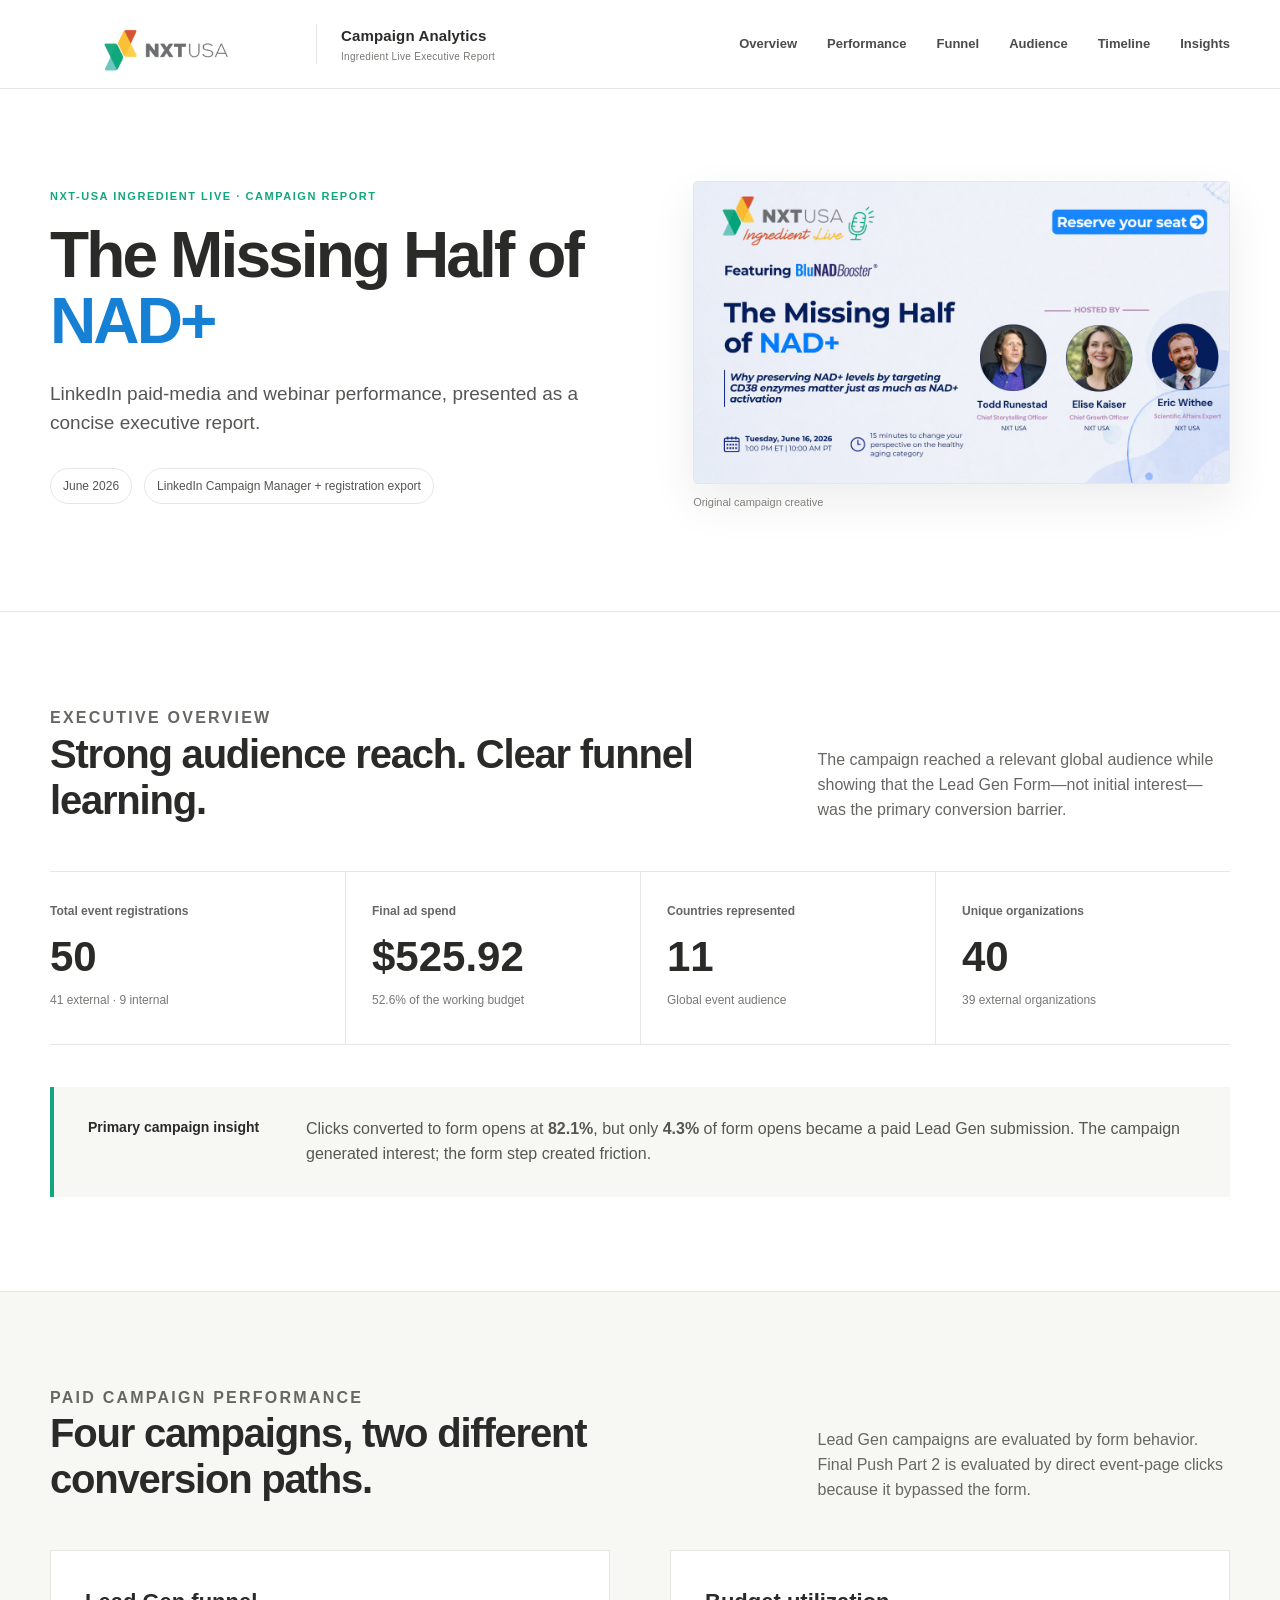
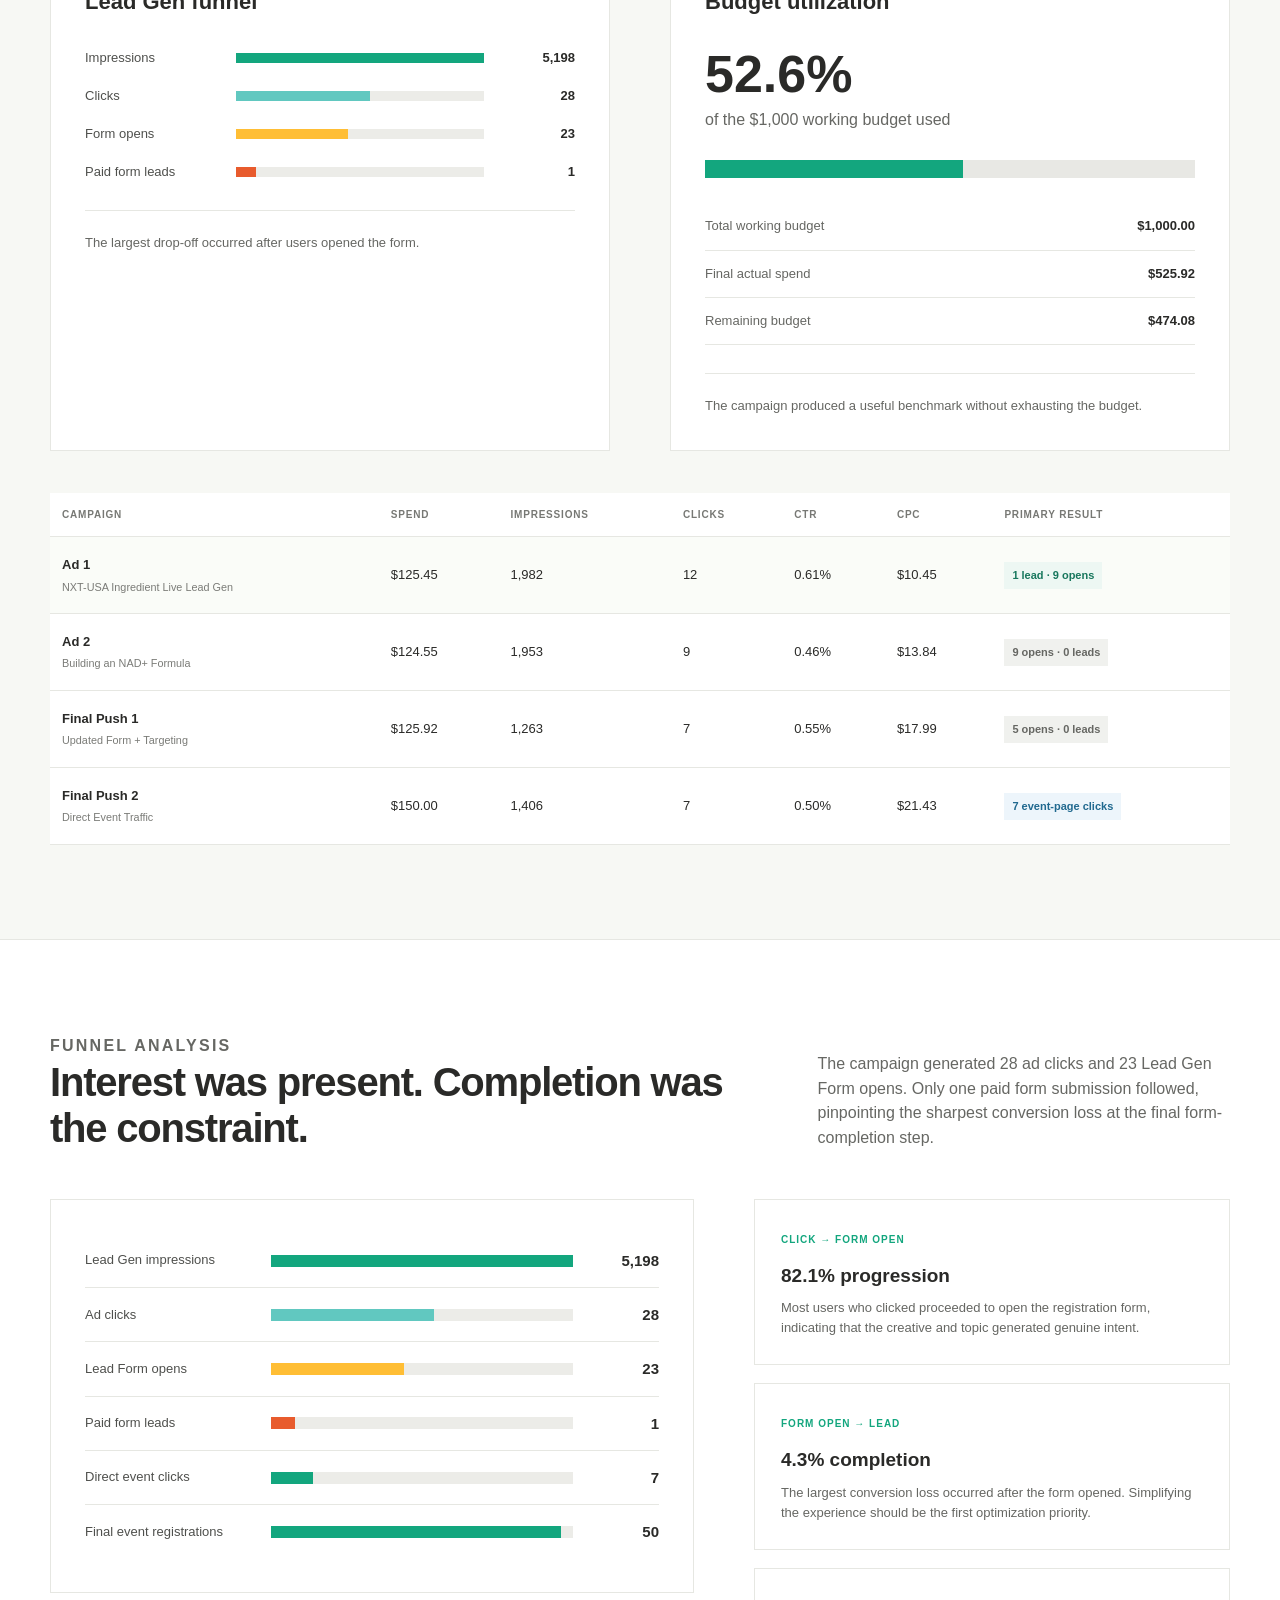
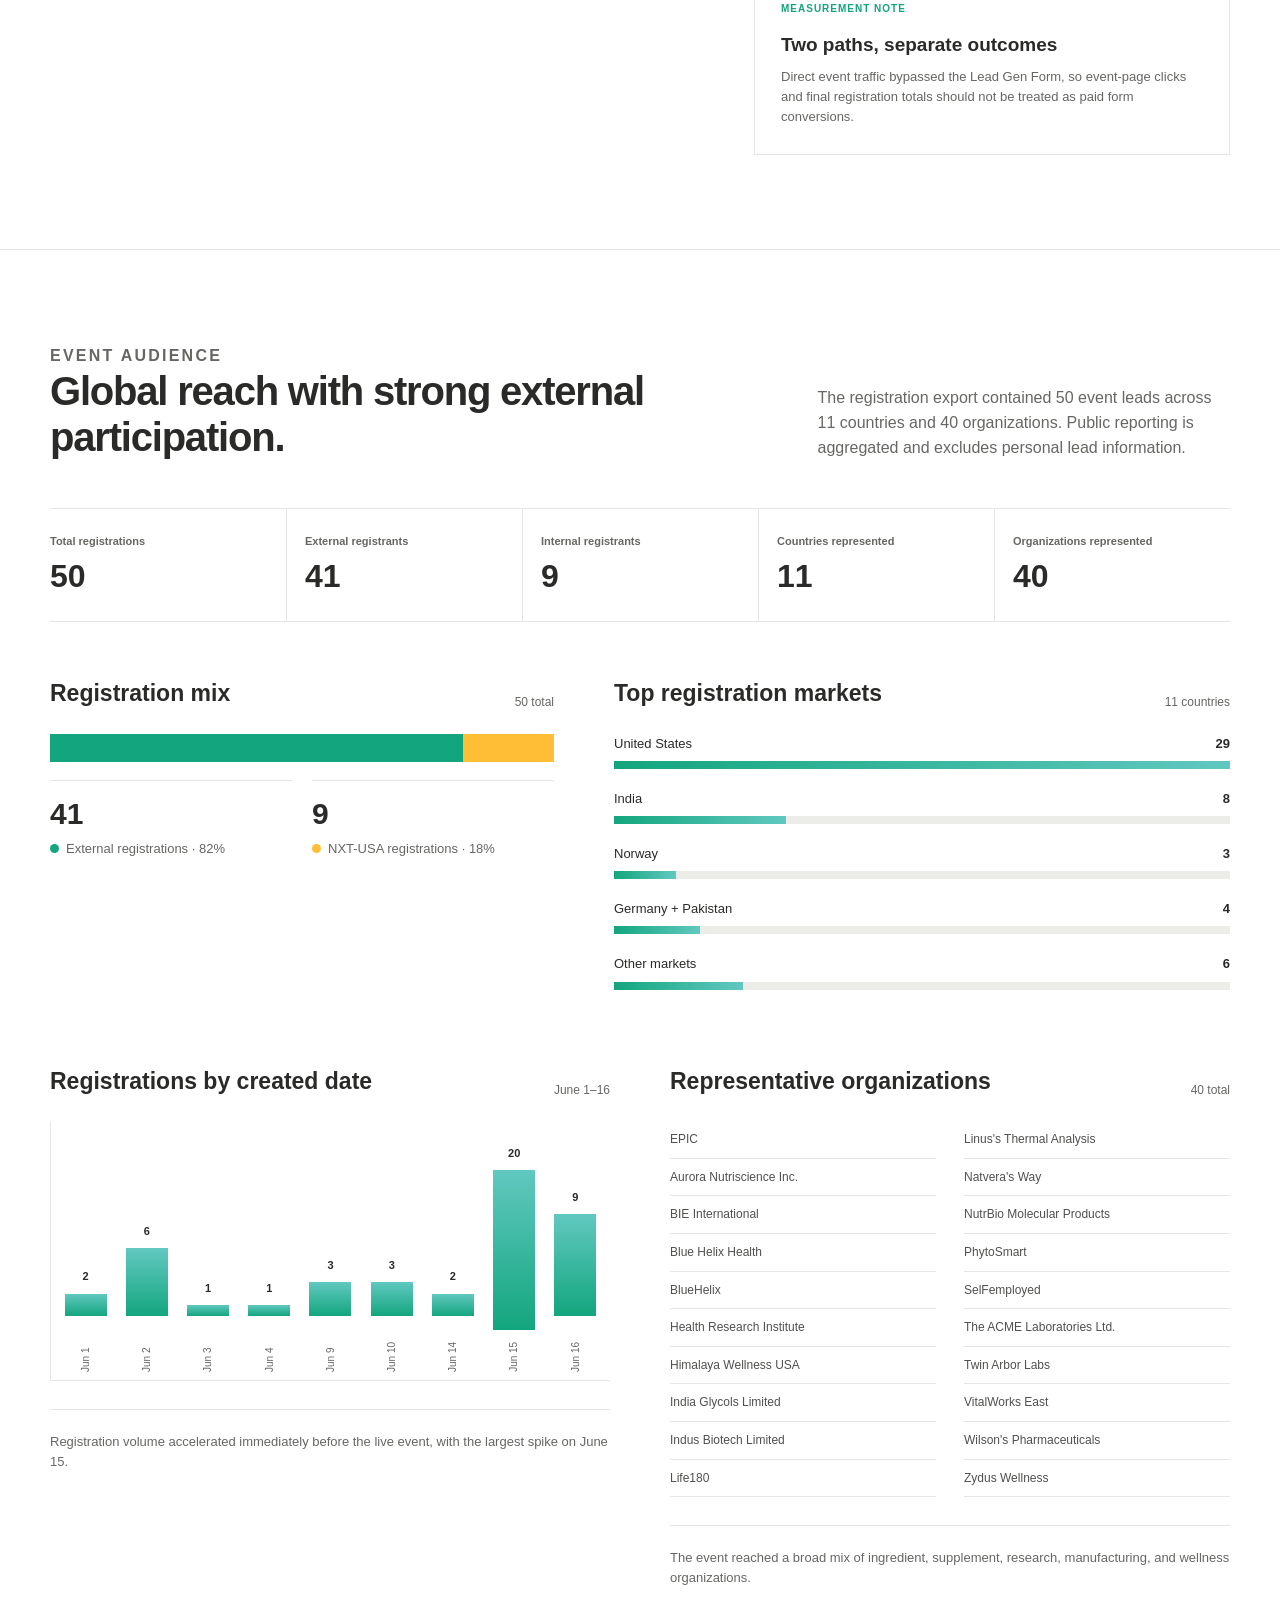
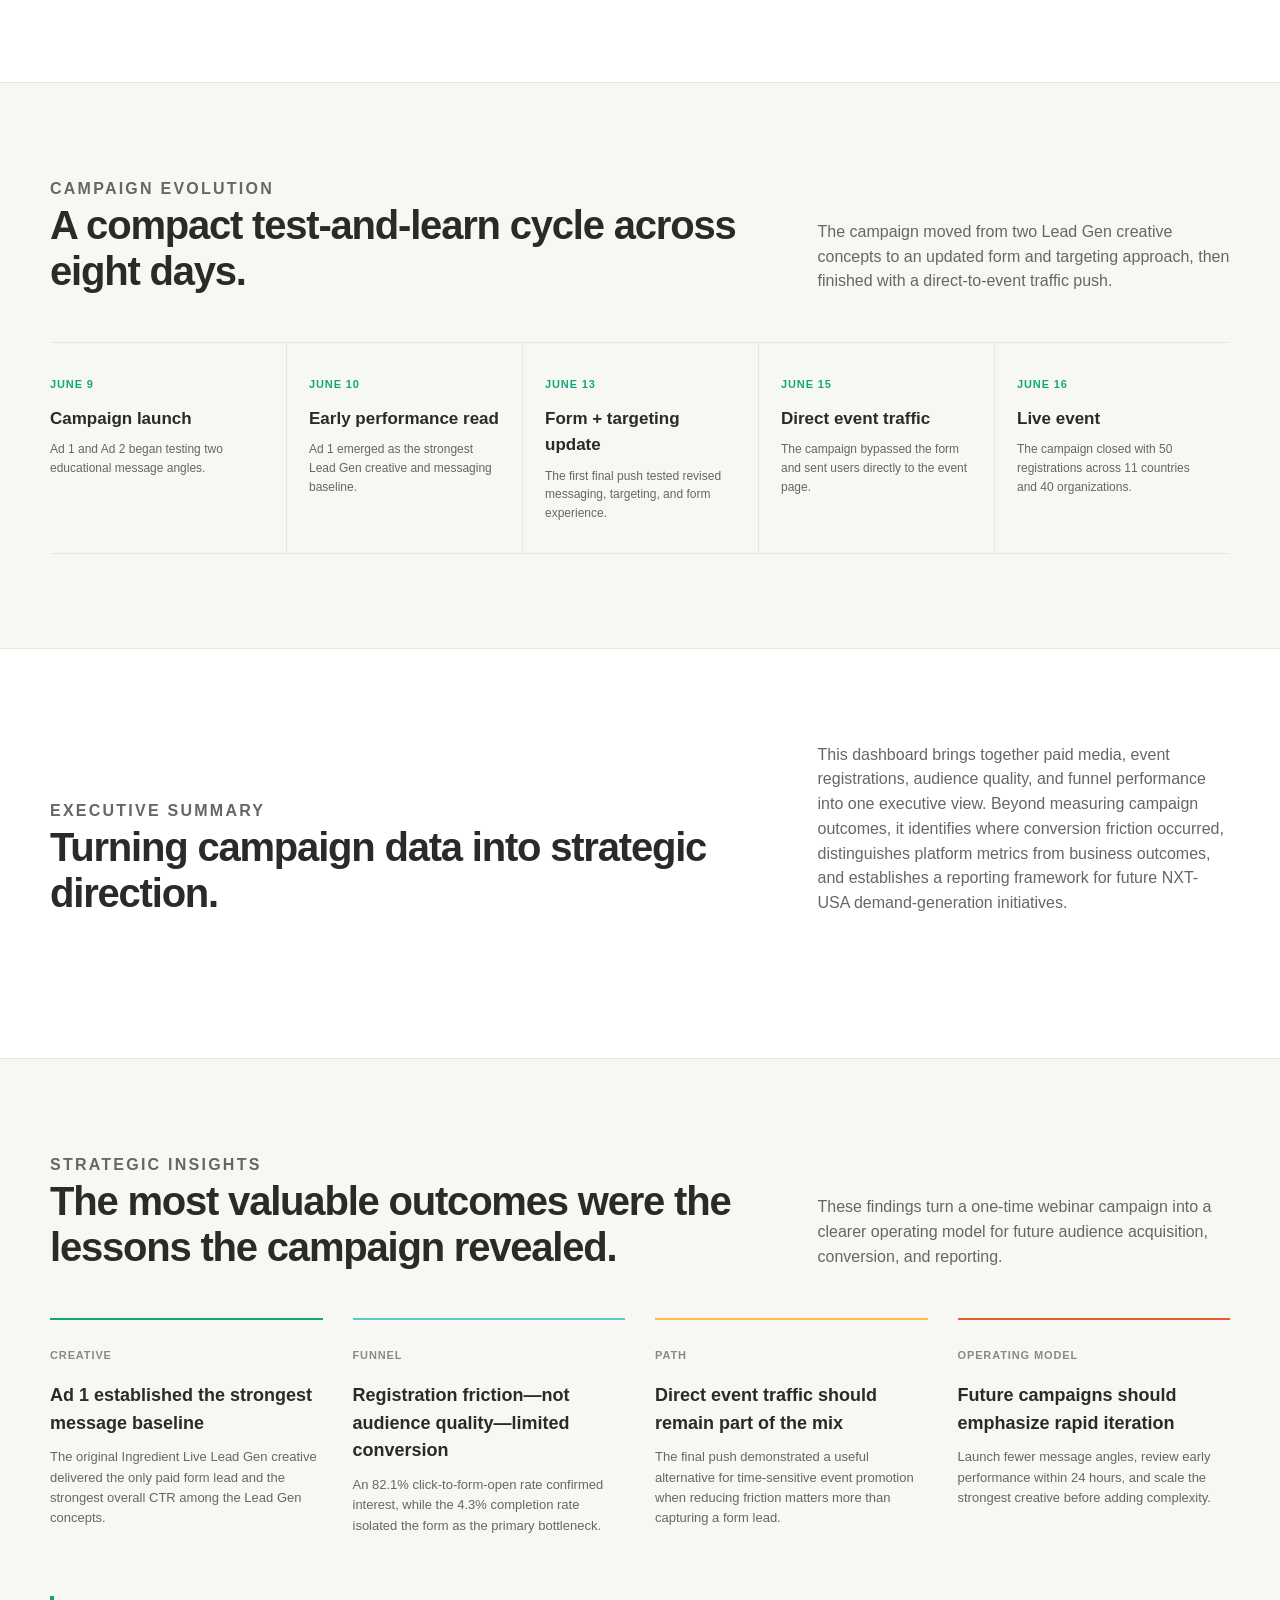
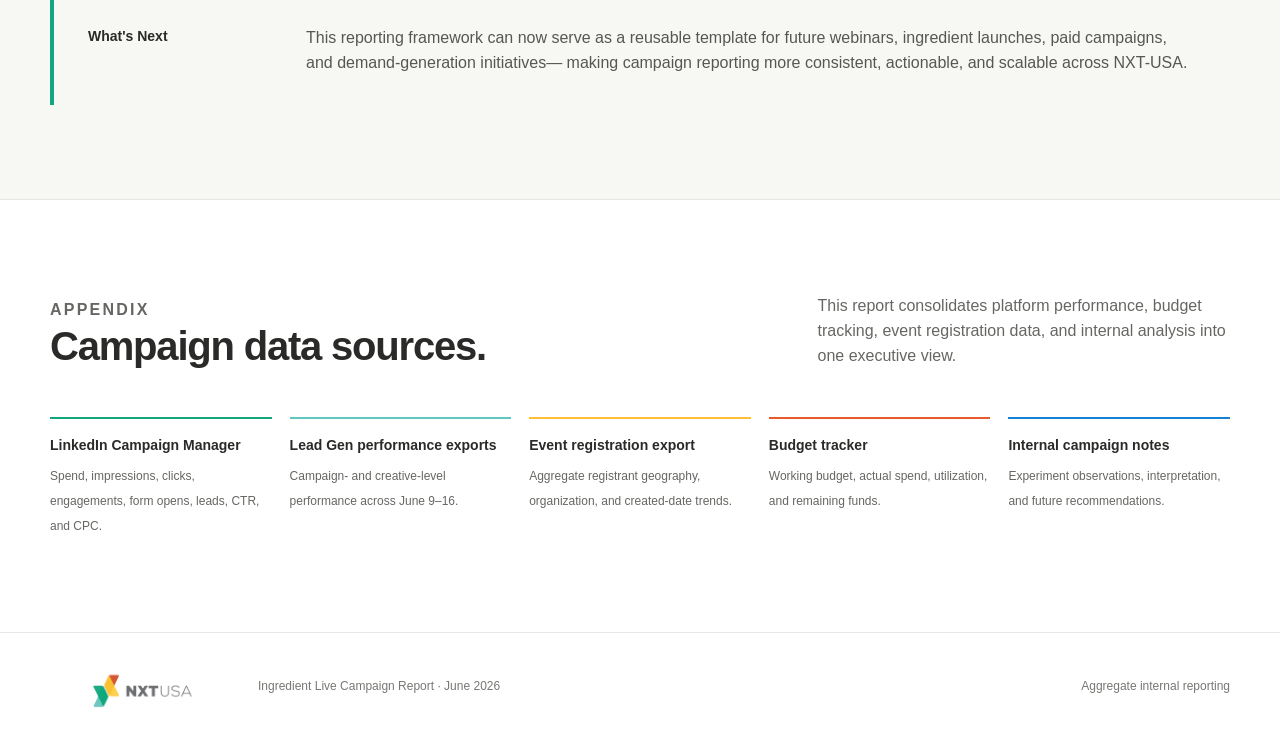
<file: index.html>
<!doctype html>
<html lang="en">
<head>
<meta charset="utf-8">
<meta name="viewport" content="width=device-width,initial-scale=1">
<meta name="description" content="NXT-USA Ingredient Live campaign analytics report.">
<title>NXT-USA Ingredient Live Campaign Report</title>
<style>
:root {
  --text:#2a2a28;
  --muted:#666763;
  --line:#e6e7e2;
  --surface:#f7f8f4;
  --green:#13a67e;
  --teal:#61c8c0;
  --yellow:#ffbe35;
  --orange:#e85b2d;
  --blue:#1680d5;
  --max:1180px;
}
* { box-sizing:border-box; }
html { scroll-behavior:smooth; }
body {
  margin:0;
  font-family:-apple-system,BlinkMacSystemFont,"Segoe UI",Arial,sans-serif;
  color:var(--text);
  background:#fff;
  line-height:1.55;
}
img { max-width:100%; }
.container { width:min(var(--max),calc(100% - 48px)); margin:auto; }
header {
  border-bottom:1px solid var(--line);
  background:#fff;
}
.header-row {
  min-height:88px;
  display:flex;
  align-items:center;
  gap:24px;
}
.logo {
  width:242px;
  height:58px;
  object-fit:contain;
  object-position:left center;
  display:block;
}
.site-label {
  border-left:1px solid var(--line);
  padding-left:24px;
  font-size:15px;
  font-weight:650;
  letter-spacing:.01em;
  white-space:nowrap;
}
nav {
  margin-left:auto;
  display:flex;
  gap:30px;
}
nav a {
  color:#4b4c49;
  text-decoration:none;
  font-size:13px;
  font-weight:650;
}
nav a:hover { color:var(--green); }

.hero {
  padding:92px 0 100px;
}
.hero-grid {
  display:grid;
  grid-template-columns:1fr .95fr;
  gap:78px;
  align-items:center;
}
.eyebrow {
  color:var(--green);
  text-transform:uppercase;
  letter-spacing:.14em;
  font-size:11px;
  font-weight:800;
  margin:0 0 18px;
}
h1,h2,h3 { margin-top:0; }
h1 {
  font-size:64px;
  line-height:1.03;
  letter-spacing:-.045em;
  font-weight:650;
  margin-bottom:24px;
}
h1 .accent { color:var(--blue); }
.hero-copy {
  color:#555653;
  font-size:19px;
  max-width:610px;
  margin:0 0 30px;
}
.meta {
  display:flex;
  gap:12px;
  flex-wrap:wrap;
}
.meta span {
  border:1px solid var(--line);
  padding:8px 12px;
  border-radius:999px;
  color:#545551;
  font-size:12px;
}
.banner {
  margin:0;
}
.banner img {
  display:block;
  width:100%;
  border:1px solid var(--line);
  border-radius:4px;
  box-shadow:0 18px 45px rgba(30,30,25,.08);
}
.banner figcaption {
  margin-top:10px;
  color:#80817d;
  font-size:11px;
}

section {
  padding:94px 0;
  border-top:1px solid var(--line);
}
.section-intro {
  display:grid;
  grid-template-columns:1.25fr .75fr;
  gap:80px;
  align-items:end;
  margin-bottom:48px;
}
.section-intro h2 {
  font-size:40px;
  line-height:1.15;
  letter-spacing:-.03em;
  font-weight:620;
  margin-bottom:0;
}
.section-intro p {
  color:var(--muted);
  margin:0;
  font-size:16px;
}

.metrics {
  display:grid;
  grid-template-columns:repeat(4,1fr);
  border-top:1px solid var(--line);
  border-bottom:1px solid var(--line);
}
.metric {
  padding:30px 26px 32px 0;
  min-height:160px;
}
.metric + .metric {
  border-left:1px solid var(--line);
  padding-left:26px;
}
.metric-label {
  display:block;
  color:var(--muted);
  font-size:12px;
  font-weight:700;
  margin-bottom:16px;
}
.metric strong {
  display:block;
  font-size:42px;
  line-height:1;
  font-weight:650;
  margin-bottom:9px;
}
.metric small {
  color:#777874;
  font-size:12px;
}

.callout {
  margin-top:42px;
  padding:30px 34px;
  background:var(--surface);
  border-left:4px solid var(--green);
  display:grid;
  grid-template-columns:190px 1fr;
  gap:28px;
}
.callout strong {
  font-size:14px;
}
.callout p {
  margin:0;
  color:#565753;
}

.soft { background:var(--surface); }
.performance-grid {
  display:grid;
  grid-template-columns:1fr 1fr;
  gap:60px;
}
.clean-block {
  background:#fff;
  border:1px solid var(--line);
  padding:34px;
}
.clean-block h3 {
  font-size:22px;
  margin-bottom:28px;
  font-weight:650;
}
.step {
  display:grid;
  grid-template-columns:135px 1fr 75px;
  gap:16px;
  align-items:center;
  margin:18px 0;
}
.step-label {
  font-size:13px;
  color:#4f504d;
}
.track {
  height:10px;
  background:#ecece8;
  overflow:hidden;
}
.fill {
  height:100%;
  width:var(--width);
  background:var(--green);
}
.step:nth-of-type(2) .fill { background:var(--teal); }
.step:nth-of-type(3) .fill { background:var(--yellow); }
.step:nth-of-type(4) .fill { background:var(--orange); }
.step-value {
  text-align:right;
  font-weight:700;
  font-size:13px;
}
.block-note {
  color:var(--muted);
  font-size:13px;
  margin:28px 0 0;
  padding-top:22px;
  border-top:1px solid var(--line);
}

.budget-big {
  font-size:52px;
  line-height:1;
  font-weight:650;
  margin-bottom:8px;
}
.budget-sub { color:var(--muted); margin-bottom:28px; }
.budget-bar {
  height:18px;
  display:flex;
  background:#e8e8e4;
  margin-bottom:25px;
}
.budget-used { width:52.6%; background:var(--green); }
.budget-list div {
  display:flex;
  justify-content:space-between;
  border-bottom:1px solid var(--line);
  padding:13px 0;
  font-size:13px;
}
.budget-list span { color:var(--muted); }

.table-wrap { overflow-x:auto; }
table {
  width:100%;
  border-collapse:collapse;
  min-width:850px;
  background:#fff;
}
th {
  text-align:left;
  color:#777874;
  font-size:10px;
  text-transform:uppercase;
  letter-spacing:.08em;
  font-weight:800;
  padding:14px 12px;
  border-bottom:1px solid var(--line);
}
td {
  padding:18px 12px;
  border-bottom:1px solid var(--line);
  font-size:13px;
}
td small {
  display:block;
  color:#7a7b77;
  margin-top:3px;
}
.highlight-row { background:#fafcf8; }
.status {
  display:inline-block;
  padding:5px 8px;
  background:#edf7f3;
  color:#18775d;
  font-size:11px;
  font-weight:700;
}
.status.neutral { background:#f0f1ee; color:#666763; }
.status.blue { background:#edf5fb; color:#21698f; }

.audience-grid {
  display:grid;
  grid-template-columns:.9fr 1.1fr;
  gap:60px;
}
.split-title {
  display:flex;
  justify-content:space-between;
  align-items:flex-end;
  margin-bottom:22px;
}
.split-title strong {
  font-size:23px;
}
.split-title span {
  color:var(--muted);
  font-size:12px;
}
.split-bar {
  height:28px;
  display:flex;
  overflow:hidden;
  margin-bottom:18px;
}
.external-segment {
  width:82%;
  background:var(--green);
}
.internal-segment {
  width:18%;
  background:var(--yellow);
}
.split-labels {
  display:grid;
  grid-template-columns:1fr 1fr;
  gap:20px;
}
.split-label {
  border-top:1px solid var(--line);
  padding-top:18px;
}
.split-label b {
  display:block;
  font-size:30px;
  line-height:1;
  margin-bottom:7px;
}
.split-label span {
  color:var(--muted);
  font-size:13px;
}
.dot {
  display:inline-block;
  width:9px;
  height:9px;
  margin-right:7px;
  border-radius:50%;
  background:var(--green);
}
.dot.yellow { background:var(--yellow); }

.country {
  margin-bottom:20px;
}
.country-head {
  display:flex;
  justify-content:space-between;
  font-size:13px;
  margin-bottom:7px;
}
.country-track {
  height:8px;
  background:#ecece8;
}
.country-fill {
  height:100%;
  width:var(--width);
  background:linear-gradient(90deg,var(--green),var(--teal));
}

.recommendations {
  display:grid;
  grid-template-columns:repeat(4,1fr);
  gap:30px;
}
.recommendation {
  border-top:2px solid var(--green);
  padding-top:22px;
}
.recommendation:nth-child(2) { border-top-color:var(--teal); }
.recommendation:nth-child(3) { border-top-color:var(--yellow); }
.recommendation:nth-child(4) { border-top-color:var(--orange); }
.recommendation .num {
  color:#898a86;
  font-size:11px;
  font-weight:800;
  text-transform:uppercase;
  letter-spacing:.08em;
}
.recommendation h3 {
  font-size:18px;
  margin:15px 0 10px;
}
.recommendation p {
  margin:0;
  color:var(--muted);
  font-size:13px;
}

.closing {
  display:grid;
  grid-template-columns:1fr 1fr;
  gap:80px;
  align-items:center;
}
.closing h2 {
  font-size:38px;
  line-height:1.17;
  letter-spacing:-.025em;
  margin:0;
}
.closing p {
  margin:0;
  color:var(--muted);
  font-size:16px;
}

footer {
  border-top:1px solid var(--line);
  padding:30px 0;
}
.footer-row {
  display:flex;
  align-items:center;
  gap:30px;
  color:#777874;
  font-size:12px;
}
.footer-row img {
  width:178px;
  height:46px;
  object-fit:contain;
  object-position:left center;
}
.footer-row span:last-child { margin-left:auto; }


.scope-strip {
  margin-top:34px;
  display:grid;
  grid-template-columns:repeat(4,1fr);
  border-top:1px solid var(--line);
  border-bottom:1px solid var(--line);
}
.scope-item { padding:18px 18px 18px 0; }
.scope-item + .scope-item { border-left:1px solid var(--line); padding-left:18px; }
.scope-item span { display:block; color:var(--muted); font-size:10px; font-weight:800; text-transform:uppercase; letter-spacing:.08em; margin-bottom:5px; }
.scope-item strong { font-size:14px; font-weight:650; }

.funnel-detail {
  display:grid;
  grid-template-columns:1.15fr .85fr;
  gap:60px;
  align-items:start;
}
.funnel-stack { background:#fff; border:1px solid var(--line); padding:34px; }
.funnel-row { display:grid; grid-template-columns:170px 1fr 70px; gap:16px; align-items:center; padding:15px 0; border-bottom:1px solid var(--line); }
.funnel-row:last-child { border-bottom:0; }
.funnel-row span { font-size:13px; color:#4f504d; }
.funnel-row b { text-align:right; font-size:15px; }
.funnel-progress { height:12px; background:#ecece8; overflow:hidden; }
.funnel-progress i { display:block; height:100%; width:var(--width); background:var(--green); }
.funnel-row:nth-child(2) i { background:var(--teal); }
.funnel-row:nth-child(3) i { background:var(--yellow); }
.funnel-row:nth-child(4) i { background:var(--orange); }
.funnel-notes { display:grid; gap:18px; }
.insight-card { background:#fff; border:1px solid var(--line); padding:26px; }
.insight-card span { color:var(--green); font-size:10px; font-weight:800; text-transform:uppercase; letter-spacing:.1em; }
.insight-card h3 { margin:10px 0 8px; font-size:19px; }
.insight-card p { margin:0; color:var(--muted); font-size:13px; }

.audience-metrics { display:grid; grid-template-columns:repeat(5,1fr); border-top:1px solid var(--line); border-bottom:1px solid var(--line); margin-bottom:54px; }
.audience-metric { padding:24px 18px 26px 0; }
.audience-metric + .audience-metric { border-left:1px solid var(--line); padding-left:18px; }
.audience-metric span { display:block; color:var(--muted); font-size:11px; font-weight:700; margin-bottom:10px; }
.audience-metric strong { font-size:32px; line-height:1; }

.registration-grid { display:grid; grid-template-columns:1fr 1fr; gap:60px; margin-top:54px; }
.spark-chart { height:260px; display:flex; align-items:flex-end; gap:16px; padding:24px 12px 8px; border-left:1px solid var(--line); border-bottom:1px solid var(--line); background:#fff; }
.spark-col { flex:1; display:flex; flex-direction:column; justify-content:flex-end; align-items:center; height:100%; gap:8px; }
.spark-bar { width:100%; max-width:42px; height:var(--height); background:linear-gradient(180deg,var(--teal),var(--green)); min-height:4px; }
.spark-col b { font-size:11px; }
.spark-col span { font-size:10px; color:var(--muted); writing-mode:vertical-rl; transform:rotate(180deg); height:48px; }
.org-list { columns:2; column-gap:28px; margin:0; padding:0; list-style:none; }
.org-list li { break-inside:avoid; padding:9px 0; border-bottom:1px solid var(--line); font-size:12px; color:#50514e; }

.timeline { display:grid; grid-template-columns:repeat(5,1fr); gap:0; border-top:1px solid var(--line); border-bottom:1px solid var(--line); }
.timeline-item { padding:28px 22px 30px 0; position:relative; }
.timeline-item + .timeline-item { border-left:1px solid var(--line); padding-left:22px; }
.timeline-item time { color:var(--green); font-size:11px; font-weight:800; text-transform:uppercase; letter-spacing:.08em; }
.timeline-item h3 { font-size:17px; margin:10px 0 8px; }
.timeline-item p { margin:0; color:var(--muted); font-size:12px; }

.source-grid { display:grid; grid-template-columns:repeat(5,1fr); gap:18px; }
.source-card { border-top:2px solid var(--green); padding-top:16px; }
.source-card:nth-child(2) { border-top-color:var(--teal); }
.source-card:nth-child(3) { border-top-color:var(--yellow); }
.source-card:nth-child(4) { border-top-color:var(--orange); }
.source-card:nth-child(5) { border-top-color:var(--blue); }
.source-card strong { display:block; font-size:14px; margin-bottom:7px; }
.source-card span { color:var(--muted); font-size:12px; }

@media(max-width:900px) {
  nav { display:none; }
  .hero-grid,.section-intro,.performance-grid,.audience-grid,.closing,.funnel-detail,.registration-grid { grid-template-columns:1fr; }
  .hero-grid,.performance-grid,.audience-grid { gap:42px; }
  .section-intro { gap:18px; }
  .metrics { grid-template-columns:repeat(2,1fr); }
  .metric:nth-child(3) { border-left:0; }
  .recommendations { grid-template-columns:repeat(2,1fr); }
  .scope-strip,.timeline,.source-grid { grid-template-columns:repeat(2,1fr); }
  .audience-metrics { grid-template-columns:repeat(3,1fr); }
  h1 { font-size:52px; }
}
@media(max-width:600px) {
  .container { width:min(var(--max),calc(100% - 30px)); }
  .header-row { min-height:74px; }
  .logo {
  width:185px;
  height:46px;
}
  .site-label { display:none; }
  .hero { padding:66px 0 72px; }
  h1 { font-size:42px; }
  .hero-copy { font-size:17px; }
  section { padding:70px 0; }
  .section-intro h2,.closing h2 { font-size:31px; }
  .metrics,.recommendations,.scope-strip,.timeline,.source-grid,.audience-metrics { grid-template-columns:1fr; }
  .metric + .metric,.scope-item + .scope-item,.audience-metric + .audience-metric,.timeline-item + .timeline-item { border-left:0; border-top:1px solid var(--line); padding-left:0; }
  .callout { grid-template-columns:1fr; }
  .step { grid-template-columns:105px 1fr 55px; }
  .footer-row { flex-direction:column; align-items:flex-start; }
  .footer-row span:last-child { margin-left:0; }
}
</style>
</head>
<body>
<header>
  <div class="container header-row">
    <a href="#top"><img class="logo" src="[data-uri]" alt="NXT-USA"></a>
    <div class="site-label">Campaign Analytics <span style="display:block;font-size:10px;font-weight:500;color:#777874;margin-top:2px;letter-spacing:.03em;">Ingredient Live Executive Report</span></div>
    <nav>
      <a href="#overview">Overview</a>
      <a href="#performance">Performance</a>
      <a href="#funnel">Funnel</a>
      <a href="#audience">Audience</a>
      <a href="#timeline">Timeline</a>
      <a href="#insights">Insights</a>
    </nav>
  </div>
</header>

<main id="top">
  <div class="hero">
    <div class="container hero-grid">
      <div>
        <p class="eyebrow">NXT-USA Ingredient Live · Campaign Report</p>
        <h1>The Missing Half of <span class="accent">NAD+</span></h1>
        <p class="hero-copy">LinkedIn paid-media and webinar performance, presented as a concise executive report.</p>
        <div class="meta">
          <span>June 2026</span>
          <span>LinkedIn Campaign Manager + registration export</span>
        </div>
      </div>
      <figure class="banner">
        <img src="[data-uri]" alt="The Missing Half of NAD+ event banner">
        <figcaption>Original campaign creative</figcaption>
      </figure>
    </div>
  </div>

  <section id="overview">
    <div class="container">
      <div class="section-intro">
        <div>
          <p class="eyebrow">Executive overview</p>
          <h2>Strong audience reach. Clear funnel learning.</h2>
        </div>
        <p>The campaign reached a relevant global audience while showing that the Lead Gen Form—not initial interest—was the primary conversion barrier.</p>
      </div>

      <div class="metrics">
        <div class="metric"><span class="metric-label">Total event registrations</span><strong>50</strong><small>41 external · 9 internal</small></div>
        <div class="metric"><span class="metric-label">Final ad spend</span><strong>$525.92</strong><small>52.6% of the working budget</small></div>
        <div class="metric"><span class="metric-label">Countries represented</span><strong>11</strong><small>Global event audience</small></div>
        <div class="metric"><span class="metric-label">Unique organizations</span><strong>40</strong><small>39 external organizations</small></div>
      </div>

      <div class="callout">
        <strong>Primary campaign insight</strong>
        <p>Clicks converted to form opens at <b>82.1%</b>, but only <b>4.3%</b> of form opens became a paid Lead Gen submission. The campaign generated interest; the form step created friction.</p>
      </div>
    </div>
  </section>

  <section id="performance" class="soft">
    <div class="container">
      <div class="section-intro">
        <div>
          <p class="eyebrow">Paid campaign performance</p>
          <h2>Four campaigns, two different conversion paths.</h2>
        </div>
        <p>Lead Gen campaigns are evaluated by form behavior. Final Push Part 2 is evaluated by direct event-page clicks because it bypassed the form.</p>
      </div>

      <div class="performance-grid">
        <div class="clean-block">
          <h3>Lead Gen funnel</h3>
          <div class="step"><span class="step-label">Impressions</span><div class="track"><div class="fill" style="--width:100%"></div></div><span class="step-value">5,198</span></div>
          <div class="step"><span class="step-label">Clicks</span><div class="track"><div class="fill" style="--width:54%"></div></div><span class="step-value">28</span></div>
          <div class="step"><span class="step-label">Form opens</span><div class="track"><div class="fill" style="--width:45%"></div></div><span class="step-value">23</span></div>
          <div class="step"><span class="step-label">Paid form leads</span><div class="track"><div class="fill" style="--width:8%"></div></div><span class="step-value">1</span></div>
          <p class="block-note">The largest drop-off occurred after users opened the form.</p>
        </div>

        <div class="clean-block">
          <h3>Budget utilization</h3>
          <div class="budget-big">52.6%</div>
          <div class="budget-sub">of the $1,000 working budget used</div>
          <div class="budget-bar"><div class="budget-used"></div></div>
          <div class="budget-list">
            <div><span>Total working budget</span><strong>$1,000.00</strong></div>
            <div><span>Final actual spend</span><strong>$525.92</strong></div>
            <div><span>Remaining budget</span><strong>$474.08</strong></div>
          </div>
          <p class="block-note">The campaign produced a useful benchmark without exhausting the budget.</p>
        </div>
      </div>

      <div style="height:42px"></div>

      <div class="table-wrap">
        <table>
          <thead><tr><th>Campaign</th><th>Spend</th><th>Impressions</th><th>Clicks</th><th>CTR</th><th>CPC</th><th>Primary result</th></tr></thead>
          <tbody>
            <tr class="highlight-row"><td><strong>Ad 1</strong><small>NXT-USA Ingredient Live Lead Gen</small></td><td>$125.45</td><td>1,982</td><td>12</td><td>0.61%</td><td>$10.45</td><td><span class="status">1 lead · 9 opens</span></td></tr>
            <tr><td><strong>Ad 2</strong><small>Building an NAD+ Formula</small></td><td>$124.55</td><td>1,953</td><td>9</td><td>0.46%</td><td>$13.84</td><td><span class="status neutral">9 opens · 0 leads</span></td></tr>
            <tr><td><strong>Final Push 1</strong><small>Updated Form + Targeting</small></td><td>$125.92</td><td>1,263</td><td>7</td><td>0.55%</td><td>$17.99</td><td><span class="status neutral">5 opens · 0 leads</span></td></tr>
            <tr><td><strong>Final Push 2</strong><small>Direct Event Traffic</small></td><td>$150.00</td><td>1,406</td><td>7</td><td>0.50%</td><td>$21.43</td><td><span class="status blue">7 event-page clicks</span></td></tr>
          </tbody>
        </table>
      </div>
    </div>
  </section>

  <section id="funnel">
    <div class="container">
      <div class="section-intro">
        <div>
          <p class="eyebrow">Funnel analysis</p>
          <h2>Interest was present. Completion was the constraint.</h2>
        </div>
        <p>The campaign generated 28 ad clicks and 23 Lead Gen Form opens. Only one paid form submission followed, pinpointing the sharpest conversion loss at the final form-completion step.</p>
      </div>

      <div class="funnel-detail">
        <div class="funnel-stack">
          <div class="funnel-row"><span>Lead Gen impressions</span><div class="funnel-progress"><i style="--width:100%"></i></div><b>5,198</b></div>
          <div class="funnel-row"><span>Ad clicks</span><div class="funnel-progress"><i style="--width:54%"></i></div><b>28</b></div>
          <div class="funnel-row"><span>Lead Form opens</span><div class="funnel-progress"><i style="--width:44%"></i></div><b>23</b></div>
          <div class="funnel-row"><span>Paid form leads</span><div class="funnel-progress"><i style="--width:8%"></i></div><b>1</b></div>
          <div class="funnel-row"><span>Direct event clicks</span><div class="funnel-progress"><i style="--width:14%"></i></div><b>7</b></div>
          <div class="funnel-row"><span>Final event registrations</span><div class="funnel-progress"><i style="--width:96%"></i></div><b>50</b></div>
        </div>

        <div class="funnel-notes">
          <article class="insight-card"><span>Click → Form Open</span><h3>82.1% progression</h3><p>Most users who clicked proceeded to open the registration form, indicating that the creative and topic generated genuine intent.</p></article>
          <article class="insight-card"><span>Form Open → Lead</span><h3>4.3% completion</h3><p>The largest conversion loss occurred after the form opened. Simplifying the experience should be the first optimization priority.</p></article>
          <article class="insight-card"><span>Measurement note</span><h3>Two paths, separate outcomes</h3><p>Direct event traffic bypassed the Lead Gen Form, so event-page clicks and final registration totals should not be treated as paid form conversions.</p></article>
        </div>
      </div>
    </div>
  </section>

  <section id="audience">
    <div class="container">
      <div class="section-intro">
        <div>
          <p class="eyebrow">Event audience</p>
          <h2>Global reach with strong external participation.</h2>
        </div>
        <p>The registration export contained 50 event leads across 11 countries and 40 organizations. Public reporting is aggregated and excludes personal lead information.</p>
      </div>

      <div class="audience-metrics">
        <div class="audience-metric"><span>Total registrations</span><strong>50</strong></div>
        <div class="audience-metric"><span>External registrants</span><strong>41</strong></div>
        <div class="audience-metric"><span>Internal registrants</span><strong>9</strong></div>
        <div class="audience-metric"><span>Countries represented</span><strong>11</strong></div>
        <div class="audience-metric"><span>Organizations represented</span><strong>40</strong></div>
      </div>

      <div class="audience-grid">
        <div>
          <div class="split-title"><strong>Registration mix</strong><span>50 total</span></div>
          <div class="split-bar" aria-label="82 percent external and 18 percent internal">
            <div class="external-segment"></div>
            <div class="internal-segment"></div>
          </div>
          <div class="split-labels">
            <div class="split-label">
              <b>41</b>
              <span><i class="dot"></i>External registrations · 82%</span>
            </div>
            <div class="split-label">
              <b>9</b>
              <span><i class="dot yellow"></i>NXT-USA registrations · 18%</span>
            </div>
          </div>
        </div>

        <div>
          <div class="split-title"><strong>Top registration markets</strong><span>11 countries</span></div>
          <div class="country"><div class="country-head"><span>United States</span><b>29</b></div><div class="country-track"><div class="country-fill" style="--width:100%"></div></div></div>
          <div class="country"><div class="country-head"><span>India</span><b>8</b></div><div class="country-track"><div class="country-fill" style="--width:28%"></div></div></div>
          <div class="country"><div class="country-head"><span>Norway</span><b>3</b></div><div class="country-track"><div class="country-fill" style="--width:10%"></div></div></div>
          <div class="country"><div class="country-head"><span>Germany + Pakistan</span><b>4</b></div><div class="country-track"><div class="country-fill" style="--width:14%"></div></div></div>
          <div class="country"><div class="country-head"><span>Other markets</span><b>6</b></div><div class="country-track"><div class="country-fill" style="--width:21%"></div></div></div>
        </div>
      </div>
      <div class="registration-grid">
        <div>
          <div class="split-title"><strong>Registrations by created date</strong><span>June 1–16</span></div>
          <div class="spark-chart" aria-label="Registration volume by date">
            <div class="spark-col"><b>2</b><div class="spark-bar" style="--height:10%"></div><span>Jun 1</span></div>
            <div class="spark-col"><b>6</b><div class="spark-bar" style="--height:30%"></div><span>Jun 2</span></div>
            <div class="spark-col"><b>1</b><div class="spark-bar" style="--height:5%"></div><span>Jun 3</span></div>
            <div class="spark-col"><b>1</b><div class="spark-bar" style="--height:5%"></div><span>Jun 4</span></div>
            <div class="spark-col"><b>3</b><div class="spark-bar" style="--height:15%"></div><span>Jun 9</span></div>
            <div class="spark-col"><b>3</b><div class="spark-bar" style="--height:15%"></div><span>Jun 10</span></div>
            <div class="spark-col"><b>2</b><div class="spark-bar" style="--height:10%"></div><span>Jun 14</span></div>
            <div class="spark-col"><b>20</b><div class="spark-bar" style="--height:100%"></div><span>Jun 15</span></div>
            <div class="spark-col"><b>9</b><div class="spark-bar" style="--height:45%"></div><span>Jun 16</span></div>
          </div>
          <p class="block-note">Registration volume accelerated immediately before the live event, with the largest spike on June 15.</p>
        </div>

        <div>
          <div class="split-title"><strong>Representative organizations</strong><span>40 total</span></div>
          <ul class="org-list">
            <li>EPIC</li><li>Aurora Nutriscience Inc.</li><li>BIE International</li><li>Blue Helix Health</li><li>BlueHelix</li><li>Health Research Institute</li><li>Himalaya Wellness USA</li><li>India Glycols Limited</li><li>Indus Biotech Limited</li><li>Life180</li><li>Linus's Thermal Analysis</li><li>Natvera's Way</li><li>NutrBio Molecular Products</li><li>PhytoSmart</li><li>SelFemployed</li><li>The ACME Laboratories Ltd.</li><li>Twin Arbor Labs</li><li>VitalWorks East</li><li>Wilson's Pharmaceuticals</li><li>Zydus Wellness</li>
          </ul>
          <p class="block-note">The event reached a broad mix of ingredient, supplement, research, manufacturing, and wellness organizations.</p>
        </div>
      </div>
    </div>
  </section>

  <section id="timeline" class="soft">
    <div class="container">
      <div class="section-intro">
        <div>
          <p class="eyebrow">Campaign evolution</p>
          <h2>A compact test-and-learn cycle across eight days.</h2>
        </div>
        <p>The campaign moved from two Lead Gen creative concepts to an updated form and targeting approach, then finished with a direct-to-event traffic push.</p>
      </div>
      <div class="timeline">
        <article class="timeline-item"><time>June 9</time><h3>Campaign launch</h3><p>Ad 1 and Ad 2 began testing two educational message angles.</p></article>
        <article class="timeline-item"><time>June 10</time><h3>Early performance read</h3><p>Ad 1 emerged as the strongest Lead Gen creative and messaging baseline.</p></article>
        <article class="timeline-item"><time>June 13</time><h3>Form + targeting update</h3><p>The first final push tested revised messaging, targeting, and form experience.</p></article>
        <article class="timeline-item"><time>June 15</time><h3>Direct event traffic</h3><p>The campaign bypassed the form and sent users directly to the event page.</p></article>
        <article class="timeline-item"><time>June 16</time><h3>Live event</h3><p>The campaign closed with 50 registrations across 11 countries and 40 organizations.</p></article>
      </div>
    </div>
  </section>

  <section id="summary">
    <div class="container">
      <div class="section-intro">
        <div>
          <p class="eyebrow">Executive Summary</p>
          <h2>Turning campaign data into strategic direction.</h2>
        </div>
        <p>
          This dashboard brings together paid media, event registrations,
          audience quality, and funnel performance into one executive view.
          Beyond measuring campaign outcomes, it identifies where conversion
          friction occurred, distinguishes platform metrics from business
          outcomes, and establishes a reporting framework for future
          NXT-USA demand-generation initiatives.
        </p>
      </div>
    </div>
  </section>

  <section id="insights" class="soft">
    <div class="container">
      <div class="section-intro">
        <div>
          <p class="eyebrow">Strategic Insights</p>
          <h2>The most valuable outcomes were the lessons the campaign revealed.</h2>
        </div>
        <p>
          These findings turn a one-time webinar campaign into a clearer
          operating model for future audience acquisition, conversion, and reporting.
        </p>
      </div>

      <div class="recommendations">
        <article class="recommendation"><span class="num">Creative</span><h3>Ad 1 established the strongest message baseline</h3><p>The original Ingredient Live Lead Gen creative delivered the only paid form lead and the strongest overall CTR among the Lead Gen concepts.</p></article>
        <article class="recommendation"><span class="num">Funnel</span><h3>Registration friction—not audience quality—limited conversion</h3><p>An 82.1% click-to-form-open rate confirmed interest, while the 4.3% completion rate isolated the form as the primary bottleneck.</p></article>
        <article class="recommendation"><span class="num">Path</span><h3>Direct event traffic should remain part of the mix</h3><p>The final push demonstrated a useful alternative for time-sensitive event promotion when reducing friction matters more than capturing a form lead.</p></article>
        <article class="recommendation"><span class="num">Operating model</span><h3>Future campaigns should emphasize rapid iteration</h3><p>Launch fewer message angles, review early performance within 24 hours, and scale the strongest creative before adding complexity.</p></article>
      </div>

      <div class="callout" style="margin-top:60px">
        <strong>What's Next</strong>
        <p>
          This reporting framework can now serve as a reusable template for future
          webinars, ingredient launches, paid campaigns, and demand-generation initiatives—
          making campaign reporting more consistent, actionable, and scalable across NXT-USA.
        </p>
      </div>
    </div>
  </section>

  <section id="appendix">
    <div class="container">
      <div class="section-intro">
        <div>
          <p class="eyebrow">Appendix</p>
          <h2>Campaign data sources.</h2>
        </div>
        <p>This report consolidates platform performance, budget tracking, event registration data, and internal analysis into one executive view.</p>
      </div>
      <div class="source-grid">
        <div class="source-card"><strong>LinkedIn Campaign Manager</strong><span>Spend, impressions, clicks, engagements, form opens, leads, CTR, and CPC.</span></div>
        <div class="source-card"><strong>Lead Gen performance exports</strong><span>Campaign- and creative-level performance across June 9–16.</span></div>
        <div class="source-card"><strong>Event registration export</strong><span>Aggregate registrant geography, organization, and created-date trends.</span></div>
        <div class="source-card"><strong>Budget tracker</strong><span>Working budget, actual spend, utilization, and remaining funds.</span></div>
        <div class="source-card"><strong>Internal campaign notes</strong><span>Experiment observations, interpretation, and future recommendations.</span></div>
      </div>
    </div>
  </section>

</main>

<footer>
  <div class="container footer-row">
    <img src="[data-uri]" alt="NXT-USA">
    <span>Ingredient Live Campaign Report · June 2026</span>
    <span>Aggregate internal reporting</span>
  </div>
</footer>
</body>
</html>
</file>
